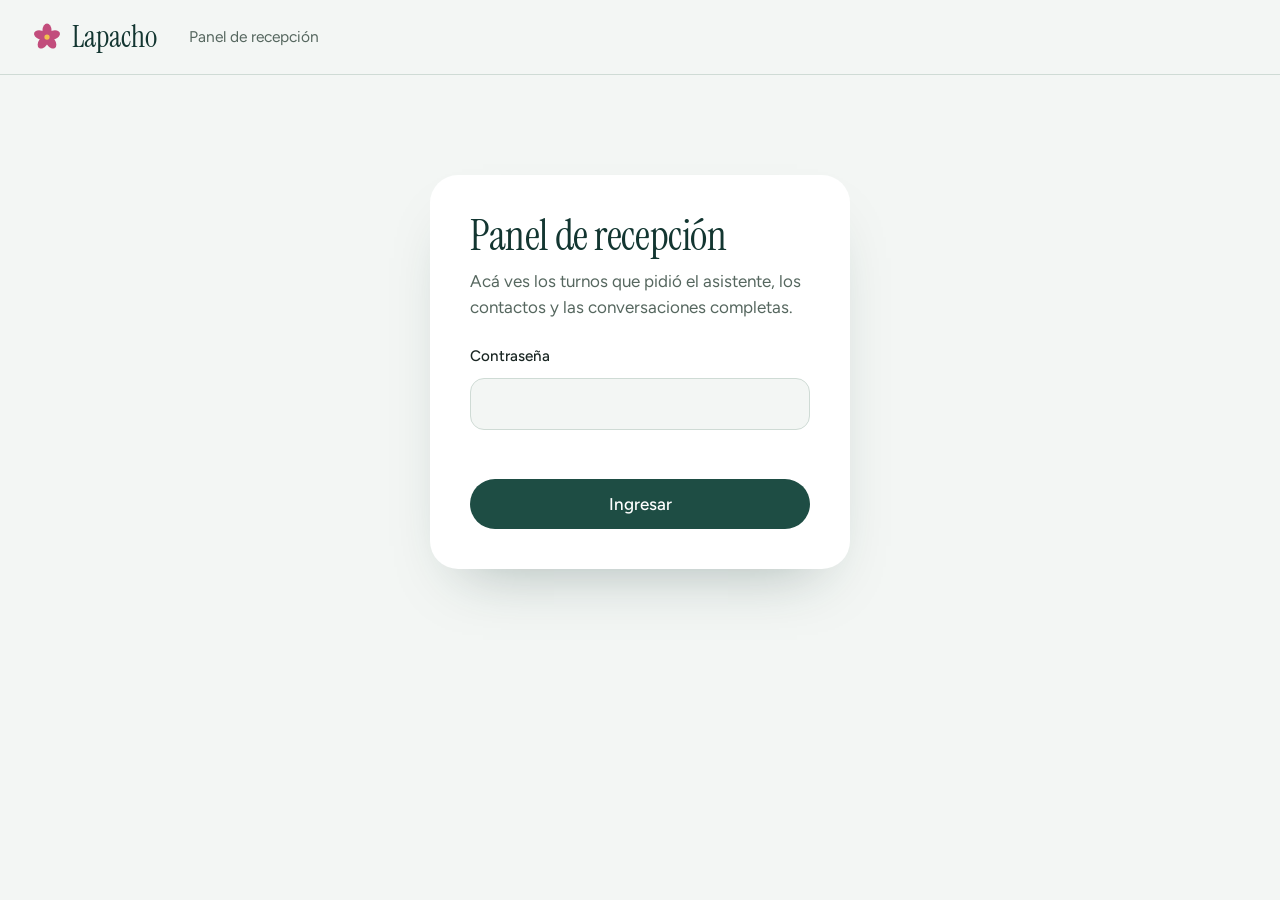
<file: src/ChatbotDental/wwwroot/admin.html>
<!doctype html>
<html lang="es-AR">
<head>
  <meta charset="utf-8">
  <meta name="viewport" content="width=device-width, initial-scale=1">
  <meta name="robots" content="noindex">
  <title>Panel de recepción, Estudio Dental Lapacho</title>
  <link rel="preconnect" href="https://fonts.googleapis.com">
  <link rel="preconnect" href="https://fonts.gstatic.com" crossorigin>
  <link href="https://fonts.googleapis.com/css2?family=Figtree:wght@400;500;600&family=Instrument+Serif:ital@0;1&display=swap" rel="stylesheet">
  <link rel="stylesheet" href="estilos.css">
  <link rel="stylesheet" href="admin.css">
</head>
<body class="admin">

  <header class="barra">
    <a class="marca" href="/">
      <svg class="marca-flor" viewBox="0 0 40 40" aria-hidden="true">
        <g><ellipse cx="20" cy="11" rx="6" ry="9"/><ellipse cx="20" cy="11" rx="6" ry="9" transform="rotate(72 20 20)"/><ellipse cx="20" cy="11" rx="6" ry="9" transform="rotate(144 20 20)"/><ellipse cx="20" cy="11" rx="6" ry="9" transform="rotate(216 20 20)"/><ellipse cx="20" cy="11" rx="6" ry="9" transform="rotate(288 20 20)"/></g>
        <circle cx="20" cy="20" r="3.5" class="flor-centro"/>
      </svg>
      <span>Lapacho</span>
    </a>
    <span class="admin-titulo">Panel de recepción</span>
    <button class="boton-texto" type="button" id="salir" hidden>Cerrar sesión</button>
  </header>

  <main class="admin-main">

    <form class="ingreso" id="ingreso">
      <h1>Panel de recepción</h1>
      <p>Acá ves los turnos que pidió el asistente, los contactos y las conversaciones completas.</p>
      <label for="clave">Contraseña</label>
      <input id="clave" type="password" autocomplete="current-password" required>
      <p class="ingreso-error" id="ingreso-error" role="alert"></p>
      <button class="boton" type="submit">Ingresar</button>
    </form>

    <div class="tablero" id="tablero" hidden>
      <div class="pestanas" role="tablist">
        <button role="tab" aria-selected="true" data-vista="solicitudes" id="tab-solicitudes">Solicitudes <span class="cuenta" id="cuenta-solicitudes"></span></button>
        <button role="tab" aria-selected="false" data-vista="conversaciones" id="tab-conversaciones">Conversaciones <span class="cuenta" id="cuenta-conversaciones"></span></button>
        <button class="boton-texto actualizar" type="button" id="actualizar">Actualizar</button>
      </div>

      <section id="vista-solicitudes" role="tabpanel" aria-labelledby="tab-solicitudes">
        <div class="filtros" id="filtros">
          <button type="button" class="filtro activo" data-tipo="">Todas</button>
          <button type="button" class="filtro" data-tipo="turno">Turnos</button>
          <button type="button" class="filtro" data-tipo="consulta">Consultas</button>
          <button type="button" class="filtro" data-tipo="humano">Para recepción</button>
        </div>
        <div class="tabla-envoltura">
          <table class="tabla">
            <thead>
              <tr><th>Recibida</th><th>Tipo</th><th>Paciente</th><th>Teléfono</th><th>Detalle</th><th>Día pedido</th><th></th></tr>
            </thead>
            <tbody id="filas-solicitudes"></tbody>
          </table>
        </div>
        <p class="vacio" id="vacio-solicitudes" hidden>Todavía no hay solicitudes. Cuando el asistente registre un turno o un contacto, aparece acá.</p>
      </section>

      <section id="vista-conversaciones" role="tabpanel" aria-labelledby="tab-conversaciones" hidden>
        <div class="conversaciones">
          <ul class="lista-conv" id="lista-conv"></ul>
          <div class="detalle-conv" id="detalle-conv">
            <p class="vacio">Elegí una conversación para leerla completa.</p>
          </div>
        </div>
      </section>
    </div>
  </main>

  <script src="admin.js"></script>
</body>
</html>
</file>
<file: src/ChatbotDental/wwwroot/estilos.css>
/* =========================================================
   Estudio Dental Lapacho — estilos
   Paleta: verde monte (cerros de Yerba Buena) + rosa lapacho
   ========================================================= */

:root {
  --porcelana: #F3F6F4;
  --blanco: #FFFFFF;
  --niebla: #DCE7E2;
  --monte: #1E4D44;
  --monte-hondo: #133631;
  --lapacho: #C24D7C;
  --lapacho-hondo: #9E3562;
  --rubor: #F7E3EB;
  --polen: #F2C14E;
  --tinta: #1A2623;
  --gris: #56675F;
  --linea: #CFDBD5;

  --serif: "Instrument Serif", "Iowan Old Style", Georgia, serif;
  --sans: "Figtree", system-ui, -apple-system, "Segoe UI", sans-serif;

  --radio-panel: 28px;
  --radio-msg: 18px;
  --ancho: 1200px;
}

*, *::before, *::after { box-sizing: border-box; }

html { scroll-behavior: smooth; }
@media (prefers-reduced-motion: reduce) { html { scroll-behavior: auto; } }

body {
  margin: 0;
  background: var(--porcelana);
  color: var(--tinta);
  font-family: var(--sans);
  font-size: 1.0625rem;
  line-height: 1.55;
  -webkit-font-smoothing: antialiased;
  overflow-x: clip;
}

h1, h2, h3 { margin: 0; font-weight: 400; }
p { margin: 0; }
a { color: inherit; }
button { font: inherit; color: inherit; cursor: pointer; }

:focus-visible {
  outline: 2px solid var(--lapacho);
  outline-offset: 3px;
  border-radius: 6px;
}

.oculto {
  position: absolute; width: 1px; height: 1px; overflow: hidden;
  clip: rect(0 0 0 0); white-space: nowrap;
}

.saltar {
  position: absolute; left: 16px; top: -60px; z-index: 10;
  background: var(--monte); color: var(--blanco);
  padding: 10px 16px; border-radius: 10px; text-decoration: none;
}
.saltar:focus { top: 12px; }

/* ---------- Flor (símbolo SVG) ---------- */
.flor-centro { fill: var(--polen); }

/* ---------- Barra superior ---------- */
.barra {
  max-width: var(--ancho);
  margin: 0 auto;
  padding: 22px 32px;
  display: flex;
  align-items: center;
  gap: 32px;
}

.marca {
  display: flex; align-items: center; gap: 10px;
  text-decoration: none;
  font-family: var(--serif);
  font-size: 1.9rem;
  line-height: 1;
  color: var(--monte-hondo);
}
.marca-flor { width: 30px; height: 30px; fill: var(--lapacho); }

.nav { display: flex; gap: 28px; margin-left: auto; }
.nav a {
  text-decoration: none;
  color: var(--gris);
  font-size: 0.97rem;
}
.nav a:hover { color: var(--monte-hondo); }

.boton {
  border: 0;
  background: var(--monte);
  color: var(--blanco);
  border-radius: 999px;
  padding: 12px 22px;
  font-weight: 500;
  transition: background .2s;
}
.boton:hover { background: var(--monte-hondo); }
.boton-chico { padding: 9px 18px; font-size: 0.95rem; }

/* ---------- Portada ---------- */
.portada {
  max-width: var(--ancho);
  margin: 0 auto;
  padding: 40px 32px 96px;
  display: grid;
  grid-template-columns: minmax(0, 1fr) minmax(0, 1.05fr);
  gap: 56px;
  align-items: center;
}

.lugar {
  color: var(--lapacho-hondo);
  font-weight: 500;
  font-size: 0.97rem;
  margin-bottom: 20px;
}

h1 {
  font-family: var(--serif);
  font-size: clamp(2.9rem, 5.6vw, 4.9rem);
  line-height: 1.02;
  letter-spacing: -0.01em;
  color: var(--monte-hondo);
  max-width: 11ch;
  text-wrap: balance;
}

.bajada {
  margin-top: 28px;
  max-width: 46ch;
  color: var(--gris);
  font-size: 1.12rem;
}

.datos {
  margin: 40px 0 0;
  display: grid;
  grid-template-columns: repeat(3, auto);
  justify-content: start;
  gap: 0 36px;
  border-top: 1px solid var(--linea);
  padding-top: 20px;
}
.datos dt { font-size: 0.85rem; color: var(--gris); }
.datos dd { margin: 4px 0 0; font-weight: 500; color: var(--monte-hondo); font-size: 0.97rem; }

/* La rama de lapacho detrás del chat: el único gesto decorativo de la página */
.escenario { position: relative; }
.portada-texto { position: relative; z-index: 1; }

.rama {
  position: absolute;
  top: -60px; right: -36px; bottom: -60px; left: -64px;
  width: calc(100% + 100px);
  height: calc(100% + 120px);
  pointer-events: none;
  z-index: 0;
  overflow: visible;
}
.rama-tallo {
  fill: none;
  stroke: var(--monte);
  stroke-width: 3;
  stroke-linecap: round;
  opacity: .22;
}
.rama-tallo.fino { stroke-width: 2; }
.rama .f { fill: var(--lapacho); opacity: .9; }
.rama .f2, .rama .f5, .rama .f7 { fill: #DB7099; }
.rama .f6, .rama .f8 { fill: #E9A3BF; }

@media (prefers-reduced-motion: no-preference) {
  .rama .f {
    transform-box: fill-box;
    transform-origin: center;
    animation: florecer .9s cubic-bezier(.2,.8,.2,1) both;
  }
  .rama .f1 { animation-delay: .15s; }
  .rama .f2 { animation-delay: .3s; }
  .rama .f3 { animation-delay: .45s; }
  .rama .f4 { animation-delay: .6s; }
  .rama .f5 { animation-delay: .75s; }
  .rama .f6 { animation-delay: .9s; }
  .rama .f7 { animation-delay: 1.05s; }
  .rama .f8 { animation-delay: 1.2s; }
}
@keyframes florecer {
  from { transform: scale(0) rotate(-40deg); opacity: 0; }
  to   { transform: scale(1) rotate(0); opacity: .9; }
}

/* ---------- Chat ---------- */
.chat {
  position: relative;
  z-index: 1;
  background: var(--blanco);
  border-radius: var(--radio-panel);
  box-shadow:
    0 1px 0 rgba(19, 54, 49, .04),
    0 30px 60px -28px rgba(19, 54, 49, .38);
  display: flex;
  flex-direction: column;
  height: min(640px, 78vh);
  overflow: hidden;
}

.chat-cabecera {
  display: flex;
  align-items: center;
  gap: 12px;
  padding: 18px 20px;
  background: var(--monte-hondo);
  color: var(--blanco);
}
.avatar {
  width: 42px; height: 42px; border-radius: 50%;
  background: var(--rubor);
  display: grid; place-items: center;
  flex: none;
}
.avatar svg { width: 26px; height: 26px; fill: var(--lapacho); }
.chat-identidad { display: flex; flex-direction: column; line-height: 1.25; }
.chat-identidad strong { font-family: var(--serif); font-weight: 400; font-size: 1.45rem; }
.estado { font-size: 0.82rem; color: #B9D3CA; display: flex; align-items: center; gap: 6px; }
.estado::before {
  content: ""; width: 7px; height: 7px; border-radius: 50%; background: #7FD3A8;
}
.estado.sin-conexion::before { background: var(--polen); }

.chat-nueva {
  margin-left: auto;
  background: transparent;
  border: 1px solid rgba(255,255,255,.28);
  color: var(--blanco);
  border-radius: 999px;
  padding: 7px 14px;
  font-size: 0.82rem;
}
.chat-nueva { white-space: nowrap; }
.chat-nueva .corto { display: none; }
.chat-nueva:hover { background: rgba(255,255,255,.1); }

.chat-mensajes {
  flex: 1;
  overflow-y: auto;
  padding: 24px 20px 12px;
  display: flex;
  flex-direction: column;
  gap: 10px;
  scroll-behavior: smooth;
  background:
    radial-gradient(circle at 100% 0, var(--rubor) 0, transparent 38%),
    var(--blanco);
}

.msg {
  max-width: 84%;
  padding: 11px 15px;
  border-radius: var(--radio-msg);
  font-size: 0.97rem;
  line-height: 1.5;
  overflow-wrap: anywhere;
}
.msg p + p, .msg p + ul, .msg ul + p { margin-top: 8px; }
.msg ul { margin: 0; padding-left: 1.1em; }
.msg li + li { margin-top: 2px; }

.msg-bot {
  align-self: flex-start;
  background: var(--porcelana);
  border-bottom-left-radius: 6px;
}
.msg-usuario {
  align-self: flex-end;
  background: var(--monte);
  color: var(--blanco);
  border-bottom-right-radius: 6px;
}
.msg-error {
  align-self: center;
  background: transparent;
  color: var(--lapacho-hondo);
  font-size: 0.88rem;
  text-align: center;
  max-width: 92%;
}

@media (prefers-reduced-motion: no-preference) {
  .msg.nuevo { animation: aparecer .28s ease-out both; }
}
@keyframes aparecer {
  from { opacity: 0; transform: translateY(6px); }
  to   { opacity: 1; transform: none; }
}

/* Confirmación cuando el bot registra algo */
.accion {
  align-self: flex-start;
  display: flex;
  align-items: center;
  gap: 10px;
  background: var(--rubor);
  color: var(--lapacho-hondo);
  border-radius: 14px;
  padding: 10px 14px;
  font-size: 0.9rem;
  font-weight: 500;
}
.accion svg { width: 18px; height: 18px; flex: none; stroke: currentColor; fill: none; stroke-width: 2.2; stroke-linecap: round; stroke-linejoin: round; }

/* Indicador de escritura */
.escribiendo { display: flex; gap: 5px; padding: 15px 16px; }
.escribiendo span {
  width: 7px; height: 7px; border-radius: 50%;
  background: var(--gris); opacity: .35;
  animation: punto 1.2s infinite ease-in-out;
}
.escribiendo span:nth-child(2) { animation-delay: .15s; }
.escribiendo span:nth-child(3) { animation-delay: .3s; }
@keyframes punto { 0%, 60%, 100% { opacity: .25; transform: none; } 30% { opacity: .8; transform: translateY(-3px); } }

.sugerencias {
  display: flex;
  flex-wrap: wrap;
  gap: 8px;
  padding: 4px 20px 14px;
}
.sugerencias[hidden] { display: none; }
.sugerencias button {
  border: 1px solid var(--linea);
  background: var(--blanco);
  border-radius: 999px;
  padding: 7px 13px;
  font-size: 0.86rem;
  color: var(--monte-hondo);
  transition: border-color .2s, background .2s;
}
.sugerencias button:hover { border-color: var(--lapacho); background: var(--rubor); }

.chat-form {
  display: flex;
  align-items: flex-end;
  gap: 10px;
  padding: 14px 16px 16px;
  border-top: 1px solid var(--niebla);
}
.chat-form textarea {
  flex: 1;
  resize: none;
  border: 1px solid var(--linea);
  border-radius: 22px;
  padding: 11px 16px;
  font: inherit;
  font-size: 0.97rem;
  line-height: 1.4;
  max-height: 120px;
  background: var(--porcelana);
  color: var(--tinta);
}
.chat-form textarea:focus { outline: none; border-color: var(--monte); background: var(--blanco); }
.chat-form textarea::placeholder { color: #84948D; }

.enviar {
  width: 44px; height: 44px; flex: none;
  border-radius: 50%;
  border: 0;
  background: var(--lapacho);
  display: grid; place-items: center;
  transition: background .2s, opacity .2s;
}
.enviar:hover { background: var(--lapacho-hondo); }
.enviar:disabled { opacity: .45; cursor: default; }
.enviar svg { width: 20px; height: 20px; fill: none; stroke: var(--blanco); stroke-width: 2.2; stroke-linecap: round; stroke-linejoin: round; }

/* ---------- Secciones ---------- */
.seccion {
  max-width: var(--ancho);
  margin: 0 auto;
  padding: 88px 32px;
  border-top: 1px solid var(--linea);
}

.seccion-cabecera {
  display: grid;
  grid-template-columns: minmax(0, 1fr) minmax(0, 1.05fr);
  gap: 56px;
  align-items: end;
  margin-bottom: 48px;
}
h2 {
  font-family: var(--serif);
  font-size: clamp(2.3rem, 4vw, 3.4rem);
  line-height: 1.05;
  color: var(--monte-hondo);
}
.seccion-cabecera p { color: var(--gris); max-width: 48ch; }

/* Tratamientos como una carta: nombre, descripción y valor alineado */
.carta {
  list-style: none;
  margin: 0;
  padding: 0;
  display: grid;
  grid-template-columns: 1fr 1fr;
  column-gap: 56px;
}
.carta li {
  display: flex;
  justify-content: space-between;
  align-items: baseline;
  gap: 24px;
  padding: 22px 0;
  border-bottom: 1px solid var(--linea);
}
.carta h3 { font-family: var(--serif); font-size: 1.6rem; line-height: 1.15; color: var(--monte-hondo); }
.carta li p { color: var(--gris); font-size: 0.95rem; margin-top: 4px; max-width: 40ch; }
.precio { white-space: nowrap; font-weight: 500; color: var(--lapacho-hondo); font-variant-numeric: tabular-nums; }

/* Equipo */
.equipo {
  list-style: none; margin: 0; padding: 0;
  display: grid; grid-template-columns: repeat(3, 1fr); gap: 40px;
}
.monograma {
  width: 76px; height: 76px; border-radius: 50%;
  display: grid; place-items: center;
  background: var(--rubor);
  color: var(--lapacho-hondo);
  font-family: var(--serif);
  font-size: 1.9rem;
  margin-bottom: 20px;
}
.equipo li:nth-child(2) .monograma { background: var(--niebla); color: var(--monte); }
.equipo h3 { font-family: var(--serif); font-size: 1.75rem; color: var(--monte-hondo); }
.equipo p { color: var(--gris); margin-top: 6px; max-width: 32ch; }
.equipo .dias { color: var(--tinta); font-weight: 500; font-size: 0.95rem; margin-top: 12px; }

/* Visitanos */
.visita {
  display: grid;
  grid-template-columns: 1.1fr 1fr 1fr;
  gap: 48px;
  align-items: start;
}
.visita h2 { margin-bottom: 20px; }
.visita h3 { font-family: var(--serif); font-size: 1.45rem; color: var(--monte-hondo); }
.visita h3 + p { margin-top: 6px; }
.visita p + h3 { margin-top: 24px; }
.visita p { color: var(--gris); }
.direccion { color: var(--tinta) !important; font-size: 1.12rem; margin-bottom: 12px; }

.horarios { border-collapse: collapse; width: 100%; font-size: 0.97rem; }
.horarios th { text-align: left; font-weight: 500; padding: 14px 16px 14px 0; color: var(--monte-hondo); }
.horarios td { padding: 14px 0 14px 12px; color: var(--gris); white-space: nowrap; font-variant-numeric: tabular-nums; }
.horarios tr { border-bottom: 1px solid var(--linea); }
.horarios tr:first-child { border-top: 1px solid var(--linea); }

/* Pie */
.pie {
  background: var(--monte-hondo);
  color: #C5D9D1;
  padding: 40px 32px;
  margin-top: 40px;
}
.pie p { max-width: 760px; margin: 0 auto; font-size: 0.92rem; text-align: center; }
.pie strong { color: var(--blanco); font-weight: 500; }

/* ---------- Responsive ---------- */
@media (max-width: 960px) {
  .portada { grid-template-columns: 1fr; gap: 48px; padding-bottom: 72px; }
  h1 { max-width: 14ch; }
  .rama { top: -56px; left: -24px; right: -20px; bottom: -40px; width: calc(100% + 44px); height: calc(100% + 96px); }
  .seccion-cabecera { grid-template-columns: 1fr; gap: 16px; }
  .carta { grid-template-columns: 1fr; }
  .equipo { grid-template-columns: 1fr 1fr; }
  .visita { grid-template-columns: 1fr 1fr; }
  .visita > div:first-child { grid-column: 1 / -1; }
}

@media (max-width: 640px) {
  body { font-size: 1rem; }
  .barra { padding: 16px; gap: 16px; }
  .nav { display: none; }
  .boton-chico { margin-left: auto; }
  .portada { padding: 24px 16px 56px; }
  .datos { grid-template-columns: 1fr 1fr; gap: 16px 24px; }
  .datos div:last-child { grid-column: 1 / -1; }
  .rama { display: none; }
  .chat-nueva .largo { display: none; }
  .chat-nueva .corto { display: inline; }
  .chat { height: min(600px, 82vh); border-radius: 22px; }
  .chat-nueva { padding: 6px 10px; font-size: 0.78rem; }
  .msg { max-width: 90%; }
  .seccion { padding: 64px 16px; }
  .carta li { flex-direction: column; gap: 8px; }
  .equipo { grid-template-columns: 1fr; gap: 32px; }
  .visita { grid-template-columns: 1fr; gap: 32px; }
  .pie { padding: 32px 16px; }
}
</file>
<file: src/ChatbotDental/wwwroot/admin.css>
/* Panel de recepción: misma identidad que el sitio, en clave de herramienta de trabajo */

.admin .barra { border-bottom: 1px solid var(--linea); max-width: none; }
.admin-titulo { color: var(--gris); font-size: 0.97rem; }
.boton-texto {
  margin-left: auto;
  background: none; border: 0; padding: 6px 4px;
  color: var(--monte); font-weight: 500;
  text-decoration: underline; text-underline-offset: 3px;
}

.admin-main { max-width: 1240px; margin: 0 auto; padding: 40px 32px 80px; }

/* Ingreso */
.ingreso {
  max-width: 420px; margin: 60px auto;
  background: var(--blanco);
  border-radius: var(--radio-panel);
  padding: 40px;
  box-shadow: 0 30px 60px -32px rgba(19, 54, 49, .35);
  display: flex; flex-direction: column; gap: 10px;
}
.ingreso[hidden] { display: none; }
.ingreso h1 { font-size: 2.6rem; max-width: none; }
.ingreso p { color: var(--gris); margin-bottom: 14px; }
.ingreso label { font-weight: 500; font-size: 0.95rem; }
.ingreso input {
  font: inherit; padding: 12px 16px;
  border: 1px solid var(--linea); border-radius: 14px; background: var(--porcelana);
}
.ingreso input:focus { outline: none; border-color: var(--monte); background: var(--blanco); }
.ingreso .boton { margin-top: 8px; }
.ingreso-error { color: var(--lapacho-hondo) !important; min-height: 1.4em; margin: 0 !important; font-size: 0.92rem; }

/* Pestañas */
.pestanas { display: flex; gap: 8px; align-items: center; margin-bottom: 28px; }
.pestanas [role="tab"] {
  border: 0; background: none;
  font-family: var(--serif); font-size: 2rem; line-height: 1.1;
  color: #93A39C;
  padding: 0 14px 0 0;
}
.pestanas [role="tab"][aria-selected="true"] { color: var(--monte-hondo); }
.cuenta { font-family: var(--sans); font-size: 0.9rem; color: var(--lapacho-hondo); vertical-align: super; }
.actualizar { margin-left: auto; }

.filtros { display: flex; flex-wrap: wrap; gap: 8px; margin-bottom: 20px; }
.filtro {
  border: 1px solid var(--linea); background: var(--blanco);
  border-radius: 999px; padding: 7px 15px; font-size: 0.9rem;
}
.filtro.activo { background: var(--monte); border-color: var(--monte); color: var(--blanco); }

/* Tabla */
.tabla-envoltura {
  background: var(--blanco); border-radius: 22px; overflow-x: auto;
  box-shadow: 0 1px 0 rgba(19,54,49,.05);
}
.tabla { width: 100%; border-collapse: collapse; font-size: 0.95rem; }
.tabla th {
  text-align: left; font-weight: 500; color: var(--gris); font-size: 0.85rem;
  padding: 16px 18px; border-bottom: 1px solid var(--niebla); white-space: nowrap;
}
.tabla td { padding: 16px 18px; border-bottom: 1px solid var(--niebla); vertical-align: top; }
.tabla tr:last-child td { border-bottom: 0; }
.tabla .nombre { font-weight: 500; }
.tabla .detalle { color: var(--gris); min-width: 220px; }
.tabla .fecha { white-space: nowrap; color: var(--gris); font-variant-numeric: tabular-nums; }
.tabla a { color: var(--monte); font-weight: 500; }
.tabla .ver { white-space: nowrap; }

.etiqueta {
  display: inline-block; border-radius: 999px; padding: 3px 11px;
  font-size: 0.82rem; font-weight: 500; white-space: nowrap;
}
.etiqueta.turno { background: var(--rubor); color: var(--lapacho-hondo); }
.etiqueta.consulta { background: var(--niebla); color: var(--monte-hondo); }
.etiqueta.humano { background: #FBEFCB; color: #7A5A0E; }
.urgencia { color: var(--lapacho-hondo); font-weight: 600; }

.vacio { color: var(--gris); padding: 32px 0; }

/* Conversaciones */
.conversaciones { display: grid; grid-template-columns: 340px 1fr; gap: 24px; align-items: start; }
.lista-conv { list-style: none; margin: 0; padding: 0; display: flex; flex-direction: column; gap: 8px; max-height: 70vh; overflow-y: auto; }
.lista-conv button {
  width: 100%; text-align: left;
  background: var(--blanco); border: 1px solid transparent; border-radius: 16px;
  padding: 14px 16px;
}
.lista-conv button[aria-current="true"] { border-color: var(--monte); }
.lista-conv .primero { display: block; font-weight: 500; overflow: hidden; text-overflow: ellipsis; white-space: nowrap; }
.lista-conv .meta { display: block; color: var(--gris); font-size: 0.85rem; margin-top: 2px; }

.detalle-conv {
  background: var(--blanco); border-radius: 22px; padding: 24px;
  display: flex; flex-direction: column; gap: 10px;
  min-height: 300px; max-height: 70vh; overflow-y: auto;
}
.detalle-conv .msg { white-space: pre-wrap; }
.detalle-conv .hora { font-size: 0.75rem; opacity: .65; display: block; margin-top: 4px; }

@media (max-width: 800px) {
  .admin-main { padding: 24px 16px 60px; }
  .admin-titulo { display: none; }
  .conversaciones { grid-template-columns: 1fr; }
  .pestanas [role="tab"] { font-size: 1.6rem; }
  .ingreso { padding: 28px 22px; margin: 24px auto; }
}
</file>
